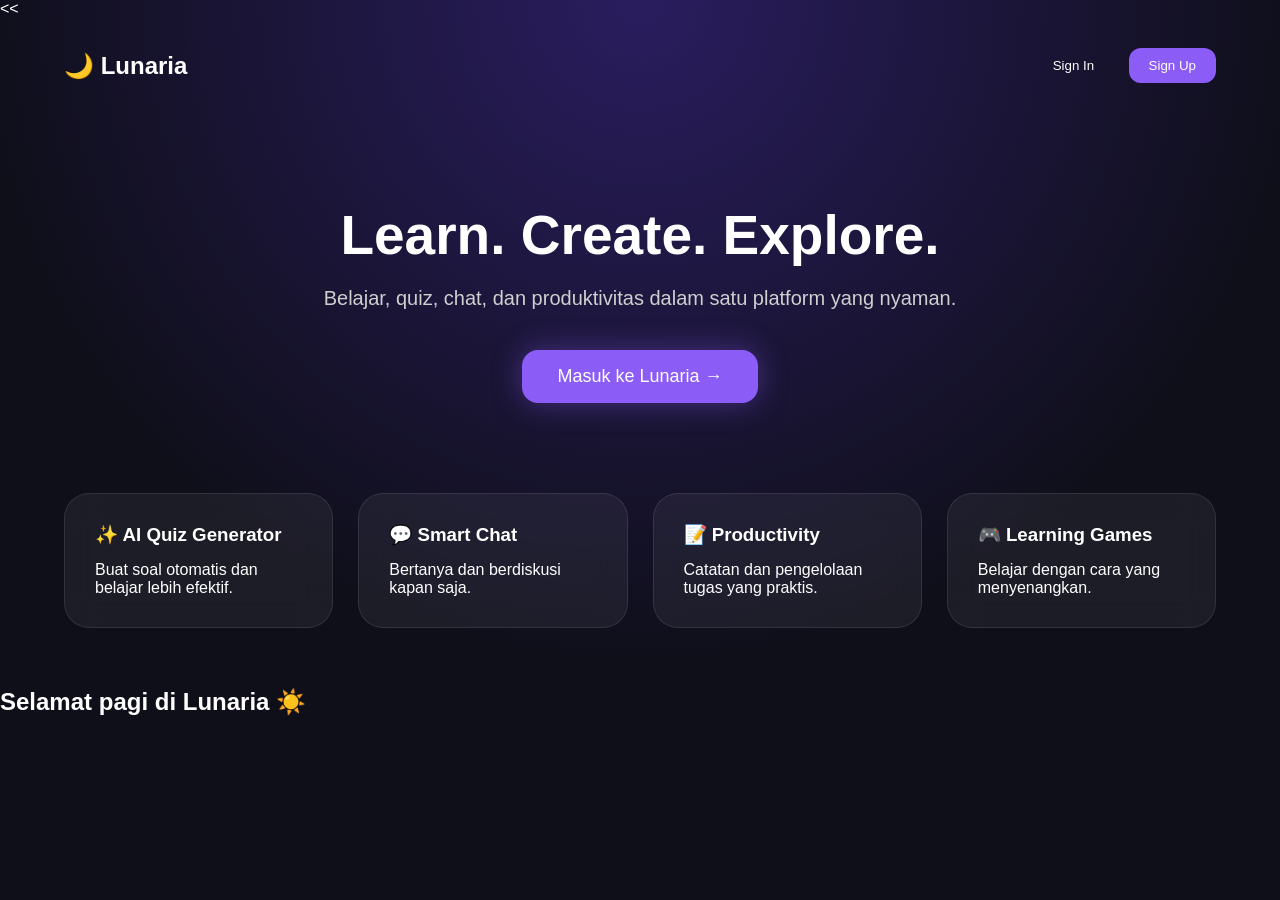
<file: index.html>
<<<!DOCTYPE html>
<html lang="en">
<head>
  <meta charset="UTF-8">
  <meta name="viewport" content="width=device-width, initial-scale=1.0">
  <title>Lunaria</title>
  <link rel="stylesheet" href="style.css">
</head>
<body>

<div class="container">

  <nav>
    <h2>🌙 Lunaria</h2>

    <div class="nav-buttons">
      <button class="secondary">Sign In</button>
      <button class="primary">Sign Up</button>
    </div>
  </nav>

  <section class="hero">

    <h1>Learn. Create. Explore.</h1>

    <p>
      Belajar, quiz, chat, dan produktivitas
      dalam satu platform yang nyaman.
    </p>

    <button
      class="enter-btn"
      onclick="window.location.href='home.html'">
      Masuk ke Lunaria →
    </button>

  </section>

  <section class="features">

    <div class="card">
      <h3>✨ AI Quiz Generator</h3>
      <p>Buat soal otomatis dan belajar lebih efektif.</p>
    </div>

    <div class="card">
      <h3>💬 Smart Chat</h3>
      <p>Bertanya dan berdiskusi kapan saja.</p>
    </div>

    <div class="card">
      <h3>📝 Productivity</h3>
      <p>Catatan dan pengelolaan tugas yang praktis.</p>
    </div>

    <div class="card">
      <h3>🎮 Learning Games</h3>
      <p>Belajar dengan cara yang menyenangkan.</p>
    </div>

  </section>

</div>
<h2 id="greeting"></h2>

<script>
function setGreeting() {
  const now = new Date();
  const hour = now.getHours();

  let message = "";

  if (hour < 12) {
    message = "Selamat pagi di Lunaria ☀️";
  } else if (hour < 18) {
    message = "Selamat siang di Lunaria 🌤️";
  } else {
    message = "Selamat malam di Lunaria 🌙";
  }

  document.getElementById("greeting").innerText = message;
}

setGreeting();
</script>
</body>

</html>
</file>
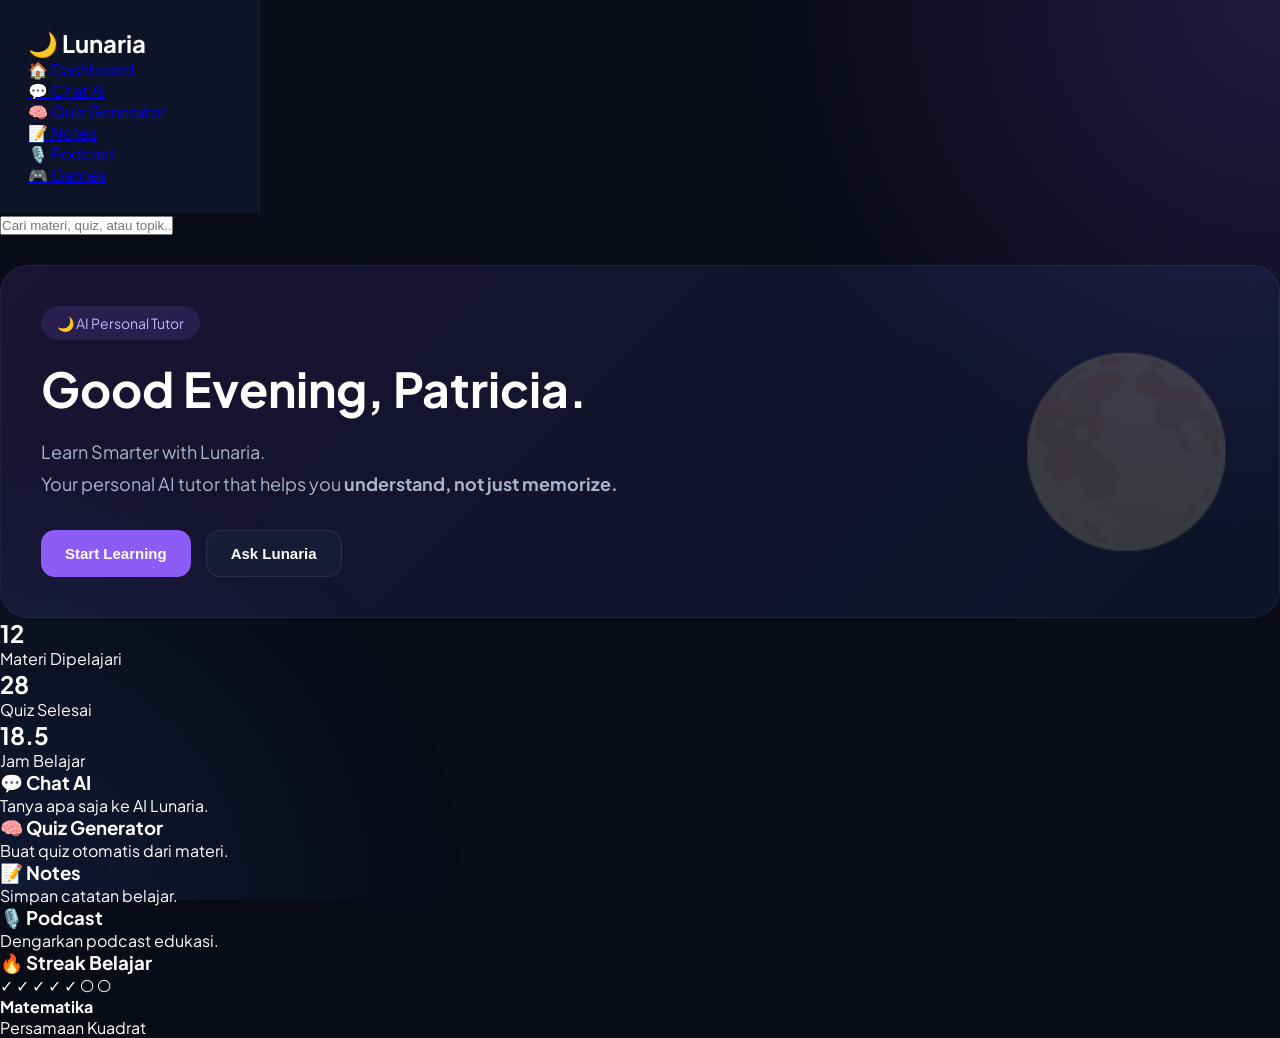
<file: home.html>
<!DOCTYPE html>
<html lang="en">
<head>
<meta charset="UTF-8">
<meta name="viewport" content="width=device-width, initial-scale=1.0">
<title>Lunaria Dashboard</title>
<link rel="stylesheet" href="dashboard-v2.css">
</head>

<body class="dashboard-body">

<div class="sidebar">

    <h2>🌙 Lunaria</h2>

    <a href="#">🏠 Dashboard</a>
    <a href="chat.html">💬 Chat AI</a>
    <a href="quiz.html">🧠 Quiz Generator</a>
    <a href="#">📝 Notes</a>
    <a href="#">🎙️ Podcast</a>
    <a href="#">🎮 Games</a>

</div>

<div class="main-content">

<div class="topbar">
    <input
        type="text"
        placeholder="Cari materi, quiz, atau topik..."
    >
</div>
    <section class="hero">

    <div class="hero-content">

        <span class="hero-badge">
            🌙 AI Personal Tutor
        </span>

        <h1>
            Good Evening, Patricia.
        </h1>

        <p>

            Learn Smarter with Lunaria.

            <br>

            Your personal AI tutor that helps you
            <strong>understand, not just memorize.</strong>

        </p>

        <div class="hero-buttons">

            <button class="primary-btn">
                Start Learning
            </button>

            <button class="secondary-btn">
                Ask Lunaria
            </button>

        </div>

    </div>

    <div class="hero-moon">

        🌕

    </div>

</section>
    <div class="cards">
        <div class="stats">
    <div class="stat-box">
        <h2>12</h2>
        <p>Materi Dipelajari</p>
    </div>

    <div class="stat-box">
        <h2>28</h2>
        <p>Quiz Selesai</p>
    </div>

    <div class="stat-box">
        <h2>18.5</h2>
        <p>Jam Belajar</p>
    </div>
</div>

        <div class="card glow">
            <h3>💬 Chat AI</h3>
            <p>Tanya apa saja ke AI Lunaria.</p>
        </div>

        <div class="card">
            <h3>🧠 Quiz Generator</h3>
            <p>Buat quiz otomatis dari materi.</p>
        </div>

        <div class="card">
            <h3>📝 Notes</h3>
            <p>Simpan catatan belajar.</p>
        </div>

        <div class="card">
            <h3>🎙️ Podcast</h3>
            <p>Dengarkan podcast edukasi.</p>
        </div>

    </div>

</div>

</body>
</html>
<div class="streak-card">
    <h3>🔥 Streak Belajar</h3>

    <div class="days">
        <span class="active">✓</span>
        <span class="active">✓</span>
        <span class="active">✓</span>
        <span class="active">✓</span>
        <span class="active">✓</span>
        <span>○</span>
        <span>○</span>
    </div>
</div>
<div class="lesson-card">
   <h4>Matematika</h4>
   <p>Persamaan Kuadrat</p>

   <div class="progress">
      <div class="bar"></div>
   </div>
</div>
</file>
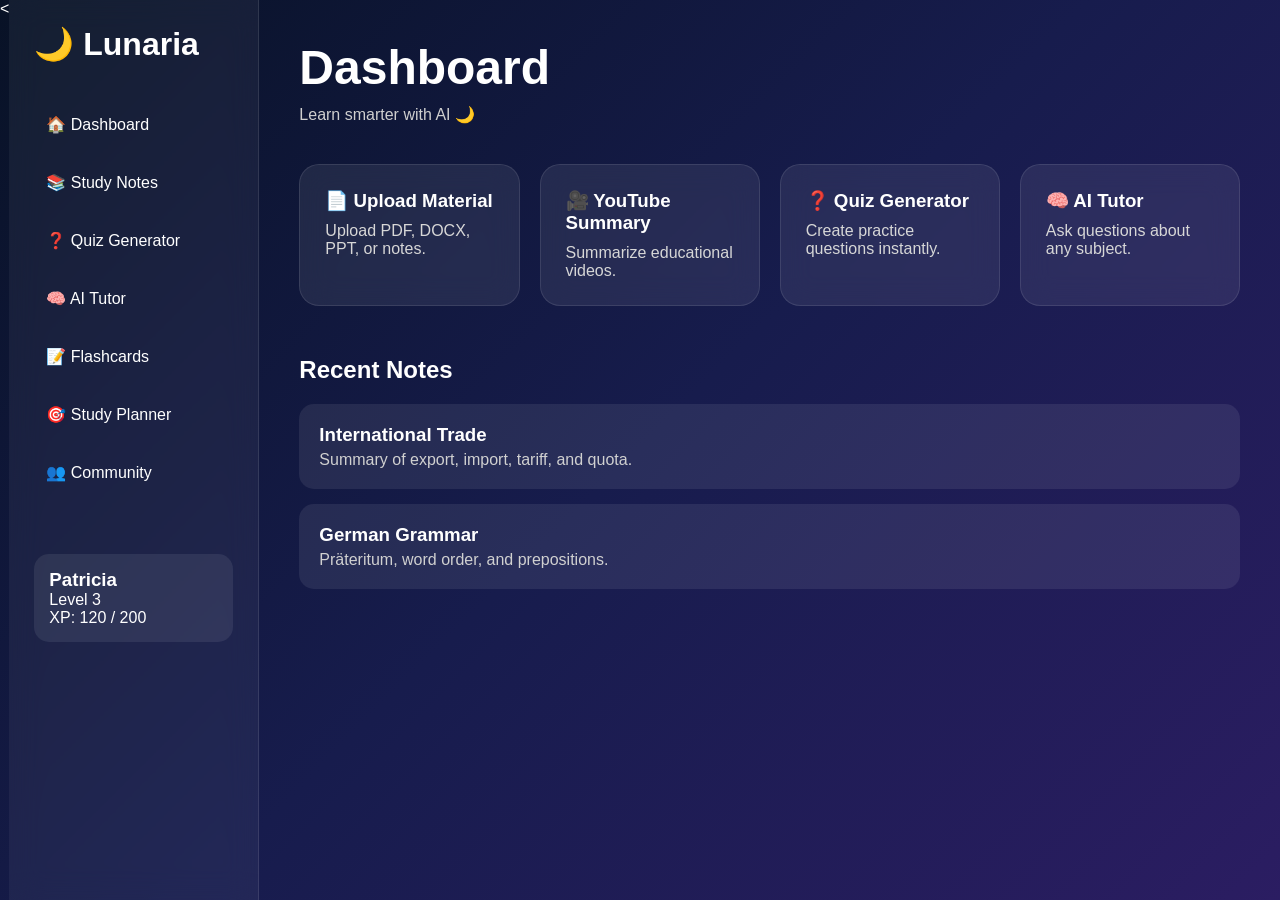
<file: lunaria_homepage.html>
<<!DOCTYPE html>
<html lang="en">
<head>
<meta charset="UTF-8">
<meta name="viewport" content="width=device-width, initial-scale=1.0">
<title>Lunaria Dashboard</title>

<style>

*{
    margin:0;
    padding:0;
    box-sizing:border-box;
    font-family:'Segoe UI',sans-serif;
}

body{
    background:linear-gradient(135deg,#081226,#171c4d,#2b1d62);
    color:white;
    height:100vh;
    display:flex;
}

.sidebar{
    width:250px;
    background:rgba(255,255,255,0.05);
    backdrop-filter:blur(15px);
    border-right:1px solid rgba(255,255,255,0.1);
    padding:25px;
}

.logo{
    font-size:2rem;
    font-weight:bold;
    margin-bottom:40px;
}

.menu{
    display:flex;
    flex-direction:column;
    gap:15px;
}

.menu a{
    text-decoration:none;
    color:white;
    padding:12px;
    border-radius:12px;
    transition:.3s;
}

.menu a:hover{
    background:rgba(255,255,255,0.1);
}

.profile{
    margin-top:60px;
    padding:15px;
    background:rgba(255,255,255,0.08);
    border-radius:15px;
}

.main{
    flex:1;
    padding:40px;
    overflow:auto;
}

.header h1{
    font-size:3rem;
}

.header p{
    color:#cfcfcf;
    margin-top:10px;
}

.cards{
    display:grid;
    grid-template-columns:repeat(auto-fit,minmax(220px,1fr));
    gap:20px;
    margin-top:40px;
}

.card{
    background:rgba(255,255,255,0.08);
    backdrop-filter:blur(15px);
    border:1px solid rgba(255,255,255,0.1);
    border-radius:20px;
    padding:25px;
    transition:.3s;
    cursor:pointer;
}

.card:hover{
    transform:translateY(-5px);
}

.card h3{
    margin-bottom:10px;
}

.card p{
    color:#d7d7d7;
}

.recent{
    margin-top:50px;
}

.recent h2{
    margin-bottom:20px;
}

.note{
    background:rgba(255,255,255,0.08);
    padding:20px;
    border-radius:15px;
    margin-bottom:15px;
}

.note p{
    color:#d0d0d0;
    margin-top:5px;
}

</style>
</head>

<body>

<div class="sidebar">

<div class="logo">
🌙 Lunaria
</div>

<div class="menu">
<a href="#">🏠 Dashboard</a>
<a href="#">📚 Study Notes</a>
<a href="#">❓ Quiz Generator</a>
<a href="#">🧠 AI Tutor</a>
<a href="#">📝 Flashcards</a>
<a href="#">🎯 Study Planner</a>
<a href="#">👥 Community</a>
</div>

<div class="profile">
<h3>Patricia</h3>
<p>Level 3</p>
<p>XP: 120 / 200</p>
</div>

</div>

<div class="main">

<div class="header">
<h1>Dashboard</h1>
<p>Learn smarter with AI 🌙</p>
</div>

<div class="cards">

<div class="card">
<h3>📄 Upload Material</h3>
<p>Upload PDF, DOCX, PPT, or notes.</p>
</div>

<div class="card">
<h3>🎥 YouTube Summary</h3>
<p>Summarize educational videos.</p>
</div>

<div class="card" onclick="window.location.href='quiz.html'">
<h3>❓ Quiz Generator</h3>
<p>Create practice questions instantly.</p>
</div>

<div class="card">
<h3>🧠 AI Tutor</h3>
<p>Ask questions about any subject.</p>
</div>

</div>

<div class="recent">

<h2>Recent Notes</h2>

<div class="note">
<h3>International Trade</h3>
<p>Summary of export, import, tariff, and quota.</p>
</div>

<div class="note">
<h3>German Grammar</h3>
<p>Präteritum, word order, and prepositions.</p>
</div>

</div>

</div>

</body>
</html>
</file>
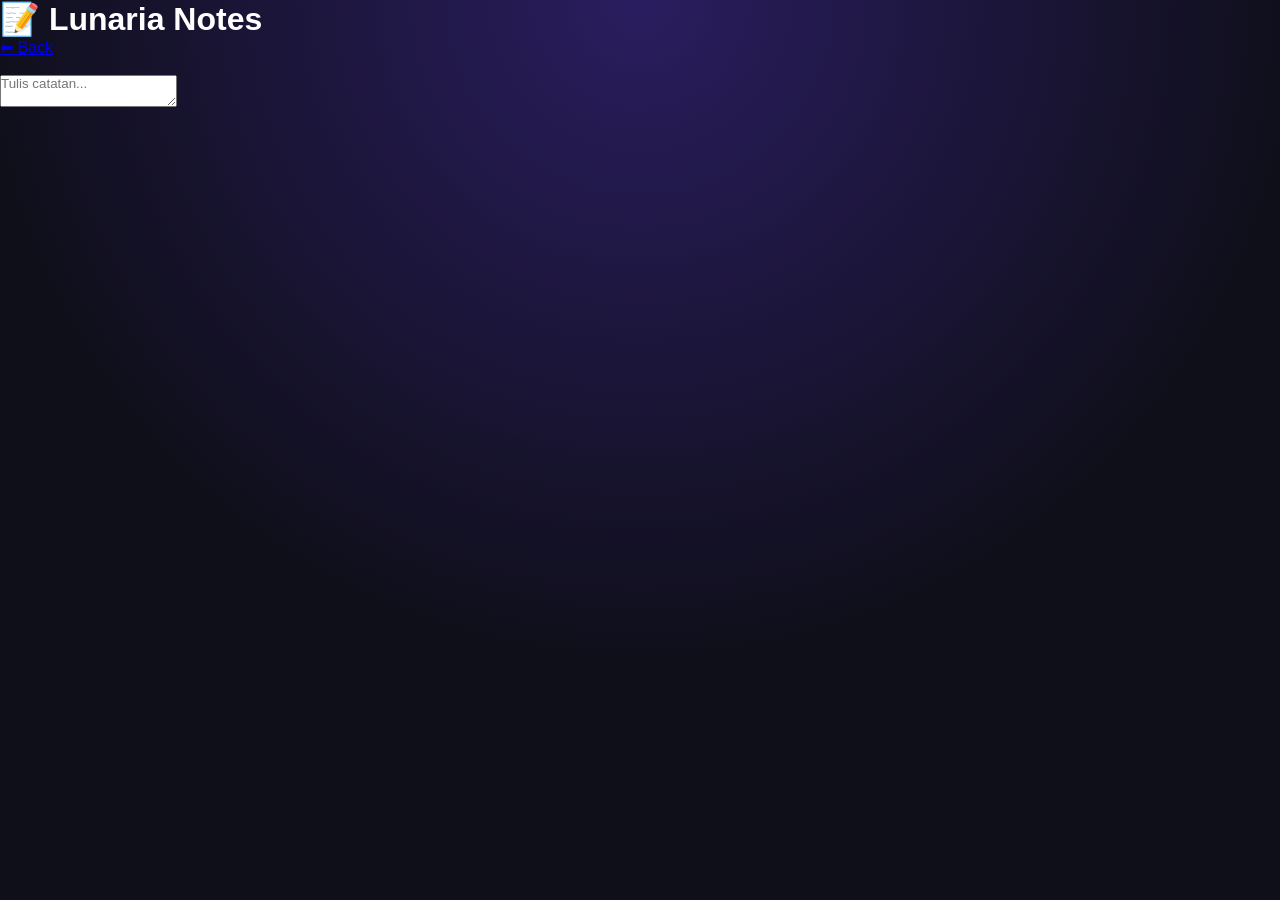
<file: notes.html>
<!DOCTYPE html>
<html>
<head>
  <title>Notes - Lunaria</title>
  <link rel="stylesheet" href="style.css">
</head>

<body>

  <h1>📝 Lunaria Notes</h1>

  <a href="index.html">⬅ Back</a>

  <br><br>

  <textarea id="note" placeholder="Tulis catatan..."></textarea>

  <script>
    const note = document.getElementById("note");

    // ambil data lama
    note.value = localStorage.getItem("lunaria_note") || "";

    // auto save
    note.addEventListener("input", function() {
      localStorage.setItem("lunaria_note", note.value);
    });
  </script>

</body>
</html>
</file>
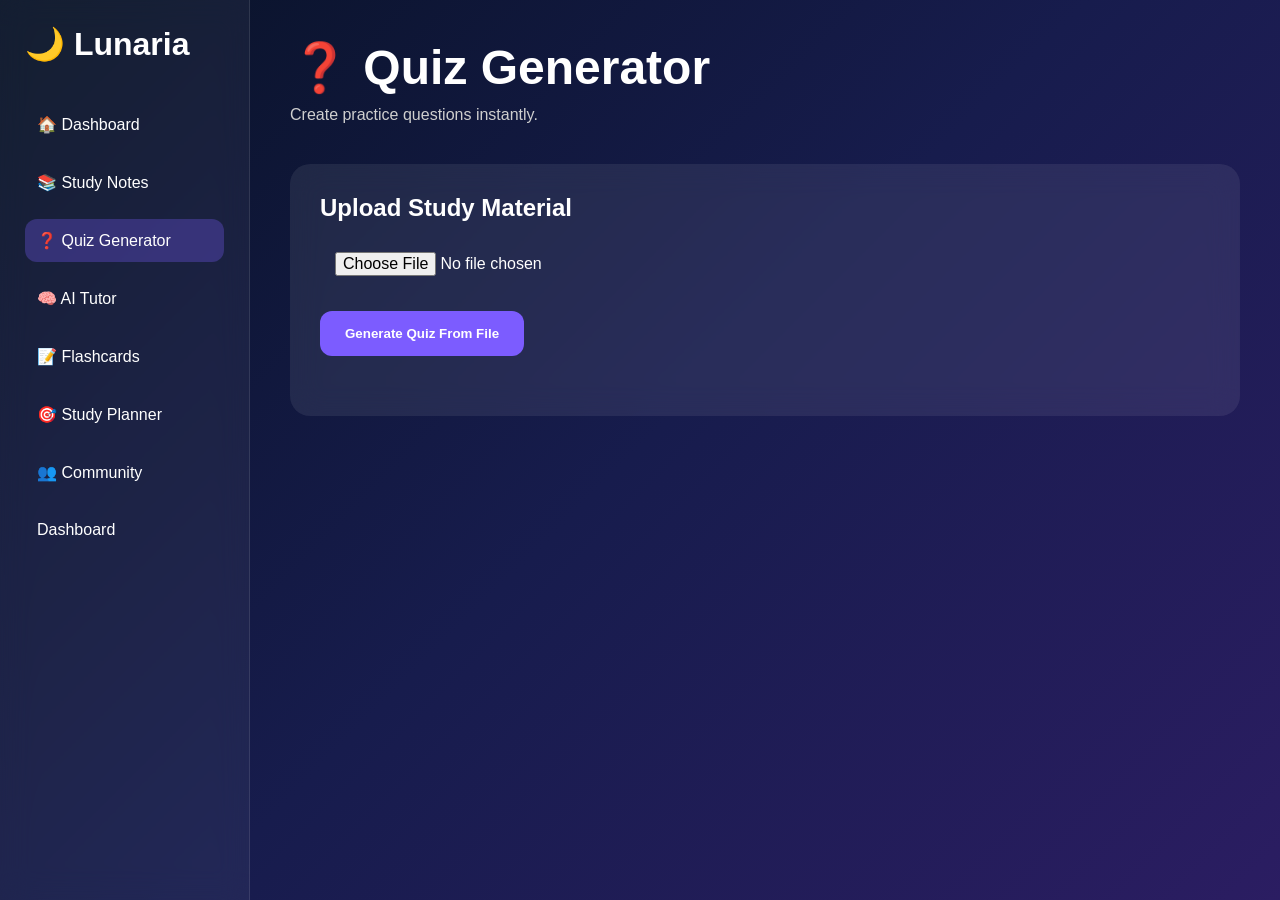
<file: quiz.html>
<!DOCTYPE html>
<html lang="en">
<head>
<meta charset="UTF-8">
<meta name="viewport" content="width=device-width, initial-scale=1.0">
<title>Lunaria Quiz Generator</title>

<style>

*{
    margin:0;
    padding:0;
    box-sizing:border-box;
    font-family:'Segoe UI',sans-serif;
}

body{
    background:linear-gradient(135deg,#081226,#171c4d,#2b1d62);
    color:white;
    min-height:100vh;
    display:flex;
}

.sidebar{
    width:250px;
    background:rgba(255,255,255,0.05);
    backdrop-filter:blur(15px);
    border-right:1px solid rgba(255,255,255,0.1);
    padding:25px;
}

.logo{
    font-size:2rem;
    font-weight:bold;
    margin-bottom:40px;
}

.menu{
    display:flex;
    flex-direction:column;
    gap:15px;
}

.menu a{
    text-decoration:none;
    color:white;
    padding:12px;
    border-radius:12px;
    transition:.3s;
}

.menu a:hover{
    background:rgba(255,255,255,0.1);
}

.active{
    background:rgba(124,92,255,0.3);
}

.main{
    flex:1;
    padding:40px;
}

.header h1{
    font-size:3rem;
}

.header p{
    color:#cfcfcf;
    margin-top:10px;
}

.quiz-box{
    margin-top:40px;
    background:rgba(255,255,255,0.08);
    backdrop-filter:blur(15px);
    padding:30px;
    border-radius:20px;
}

.quiz-box input{
    width:100%;
    padding:15px;
    border:none;
    outline:none;
    border-radius:12px;
    margin-top:15px;
    font-size:16px;
}

.quiz-box button{
    margin-top:20px;
    padding:15px 25px;
    border:none;
    border-radius:12px;
    background:#7c5cff;
    color:white;
    font-weight:bold;
    cursor:pointer;
}

.quiz-box button:hover{
    opacity:0.9;
}

.result{
    margin-top:30px;
}

.question{
    background:rgba(255,255,255,0.08);
    padding:20px;
    border-radius:15px;
    margin-bottom:15px;
}

.option{
    margin-top:10px;
    color:#d8d8d8;
}

</style>
</head>

<body>

<div class="sidebar">

<div class="logo">
🌙 Lunaria
</div>

<div class="menu">
<a href="lunaria_dashboard.html">🏠 Dashboard</a>
<a href="#">📚 Study Notes</a>
<a href="quiz.html" class="active">❓ Quiz Generator</a>
<a href="#">🧠 AI Tutor</a>
<a href="#">📝 Flashcards</a>
<a href="#">🎯 Study Planner</a>
<a href="#">👥 Community</a>
<a href="home.html">Dashboard</a>
</div>

</div>

<div class="main">

<div class="header">
<h1>❓ Quiz Generator</h1>
<p>Create practice questions instantly.</p>
</div>

<div class="quiz-box">

<h2>Upload Study Material</h2>

<input
type="file"
id="fileInput"
accept=".pdf,.doc,.docx,.txt"
>

<p id="fileName"></p>

<button onclick="generateQuiz()">
Generate Quiz From File
</button>

<div class="result" id="result"></div>

</div>

</div>

<script>

const fileInput =
document.getElementById("fileInput");

fileInput.addEventListener("change", function(){

let file = this.files[0];

if(file){
document.getElementById("fileName").innerHTML =
"📄 " + file.name + " uploaded successfully";
}

});

function generateQuiz(){

let file =
document.getElementById("fileInput").files[0];

if(!file){
alert("Upload a file first!");
return;
}

document.getElementById("result").innerHTML = `

<div class="question">
<h3>📄 Quiz generated from: ${file.name}</h3>
</div>

<div class="question">
<h3>1. What is the main topic of the uploaded file?</h3>

<div class="option">A. Option A</div>
<div class="option">B. Option B</div>
<div class="option">C. Option C</div>
<div class="option">D. Option D</div>
</div>

<div class="question">
<h3>2. Which concept is most important?</h3>

<div class="option">A. Option A</div>
<div class="option">B. Option B</div>
<div class="option">C. Option C</div>
<div class="option">D. Option D</div>
</div>

<div class="question">
<h3>3. What should be studied first?</h3>

<div class="option">A. Option A</div>
<div class="option">B. Option B</div>
<div class="option">C. Option C</div>
<div class="option">D. Option D</div>
</div>

`;

}

</script>
</body>
</html>
</file>
<file: style.css>
*{
    margin:0;
    padding:0;
    box-sizing:border-box;
    font-family:'Segoe UI',sans-serif;
}

body{
    min-height:100vh;
    background:
    radial-gradient(circle at top,
    #2a1d5f,
    #0f0f1a 60%);
    color:white;
}

.container{
    width:90%;
    max-width:1200px;
    margin:auto;
}

nav{
    display:flex;
    justify-content:space-between;
    align-items:center;
    padding:30px 0;
}

.nav-buttons button{
    padding:10px 20px;
    border:none;
    border-radius:12px;
    margin-left:10px;
    cursor:pointer;
}

.primary{
    background:#8b5cf6;
    color:white;
}

.secondary{
    background:transparent;
    border:1px solid #8b5cf6;
    color:white;
}

.hero{
    text-align:center;
    padding:90px 20px;
}

.hero h1{
    font-size:55px;
    margin-bottom:20px;
}

.hero p{
    color:#cfcfcf;
    font-size:20px;
    margin-bottom:40px;
}

.enter-btn{
    padding:16px 35px;
    border:none;
    border-radius:16px;
    background:#8b5cf6;
    color:white;
    font-size:18px;
    cursor:pointer;
    box-shadow:0 0 30px rgba(139,92,246,.4);
}

.features{
    display:grid;
    grid-template-columns:
    repeat(auto-fit,minmax(250px,1fr));
    gap:25px;
    margin-bottom:60px;
}

.card{
    background:rgba(255,255,255,.06);
    backdrop-filter:blur(15px);
    border:1px solid rgba(255,255,255,.1);
    padding:30px;
    border-radius:25px;
    transition:.3s;
}

.card:hover{
    transform:translateY(-8px);
}

.card h3{
    margin-bottom:15px;
}
</file>
<file: dashboard-v2.css>
/* ========================================
   Lunaria Dashboard v2
   Version : 2.0
   Author  : Patricia & ChatGPT
======================================== */

/* Google Font */
@import url('https://fonts.googleapis.com/css2?family=Plus+Jakarta+Sans:wght@300;400;500;600;700;800&display=swap');

/* ========= RESET ========= */

*{
    margin:0;
    padding:0;
    box-sizing:border-box;
}

html{
    scroll-behavior:smooth;
}

body{

    font-family:'Plus Jakarta Sans',sans-serif;

    background:#090B16;

    color:#fff;

    overflow-x:hidden;
}

/* ========= BACKGROUND ========= */

body::before{

    content:"";

    position:fixed;

    inset:0;

    background:
    radial-gradient(circle at top right,
    rgba(139,92,246,.18),
    transparent 35%),

    radial-gradient(circle at bottom left,
    rgba(59,130,246,.12),
    transparent 30%);

    z-index:-2;

}

body::after{

    content:"";

    position:fixed;

    inset:0;

    background:
    radial-gradient(circle,
    rgba(255,255,255,.02) 1px,
    transparent 1px);

    background-size:35px 35px;

    opacity:.25;

    z-index:-1;

}

/* ========= APP ========= */

.dashboard{

    display:flex;

    min-height:100vh;

}

/* ===================================
            SIDEBAR
=================================== */

.sidebar{

    width:260px;

    background:#0F1328;

    border-right:1px solid rgba(255,255,255,.06);

    display:flex;

    flex-direction:column;

    justify-content:space-between;

    padding:28px;

}

/* ========= LOGO ========= */

.logo{

    display:flex;

    align-items:center;

    gap:12px;

    margin-bottom:45px;

}

.logo h2{

    font-size:30px;

    font-weight:700;

}

.logo span{

    font-size:34px;

}

/* ========= MENU ========= */

.menu{

    display:flex;

    flex-direction:column;

    gap:8px;

}

.menu a{

    display:flex;

    align-items:center;

    gap:15px;

    text-decoration:none;

    color:#CBD5E1;

    padding:14px 18px;

    border-radius:16px;

    transition:.3s;

    font-size:15px;

    font-weight:500;

}

.menu a:hover{

    background:#171C35;

    color:white;

    transform:translateX(5px);

}

.menu a.active{

    background:linear-gradient(
        135deg,
        #8B5CF6,
        #6D5DFB
    );

    color:white;

    box-shadow:
    0 10px 30px rgba(139,92,246,.35);

}

/* ========= PRO CARD ========= */

.pro-card{

    margin-top:35px;

    background:#171C35;

    border-radius:22px;

    padding:22px;

    border:1px solid rgba(255,255,255,.05);

}

.pro-card h3{

    margin-bottom:12px;

    font-size:18px;

}

.pro-card p{

    color:#94A3B8;

    line-height:1.7;

    font-size:14px;

}

.pro-btn{

    width:100%;

    margin-top:18px;

    border:none;

    padding:14px;

    border-radius:14px;

    cursor:pointer;

    background:linear-gradient(
        135deg,
        #8B5CF6,
        #6D5DFB
    );

    color:white;

    font-size:15px;

    font-weight:600;

    transition:.35s;

}

.pro-btn:hover{

    transform:translateY(-3px);

    box-shadow:
    0 15px 35px rgba(139,92,246,.35);

}

/* ========= DARK MODE ========= */

.theme-box{

    margin-top:25px;

    display:flex;

    justify-content:space-between;

    align-items:center;

}

.theme-toggle{

    width:52px;

    height:28px;

    border-radius:30px;

    background:#8B5CF6;

}

/* ===================================
            MAIN
=================================== */

.main{

    flex:1;

    padding:35px 40px;

}
/* ===================================
   HERO
=================================== */

.hero{
    display:flex;
    justify-content:space-between;
    align-items:center;
    margin-top:30px;
    padding:40px;
    border-radius:28px;
    background:linear-gradient(
        135deg,
        rgba(139,92,246,.12),
        rgba(59,130,246,.08)
    );
    border:1px solid rgba(255,255,255,.06);
}

.hero-content{
    max-width:600px;
}

.hero-badge{
    display:inline-block;
    padding:8px 16px;
    border-radius:999px;
    background:rgba(139,92,246,.15);
    color:#C4B5FD;
    font-size:14px;
    margin-bottom:20px;
}

.hero h1{
    font-size:48px;
    font-weight:700;
    line-height:1.2;
    margin-bottom:18px;
}

.hero p{
    color:#A8B3CF;
    font-size:18px;
    line-height:1.8;
}

.hero-buttons{
    margin-top:30px;
    display:flex;
    gap:15px;
}

.primary-btn,
.secondary-btn{
    padding:14px 24px;
    border-radius:14px;
    border:none;
    cursor:pointer;
    font-size:15px;
    font-weight:600;
    transition:.3s;
}

.primary-btn{
    background:#8B5CF6;
    color:white;
}

.primary-btn:hover{
    transform:translateY(-3px);
    box-shadow:0 15px 30px rgba(139,92,246,.35);
}

.secondary-btn{
    background:#171C35;
    color:white;
    border:1px solid rgba(255,255,255,.08);
}

.secondary-btn:hover{
    background:#222B49;
}

.hero-moon{
    font-size:180px;
    opacity:.18;
    animation:float 5s ease-in-out infinite;
}

@keyframes float{

    0%{
        transform:translateY(0px);
    }

    50%{
        transform:translateY(-12px);
    }

    100%{
        transform:translateY(0px);
    }

}
</file>
